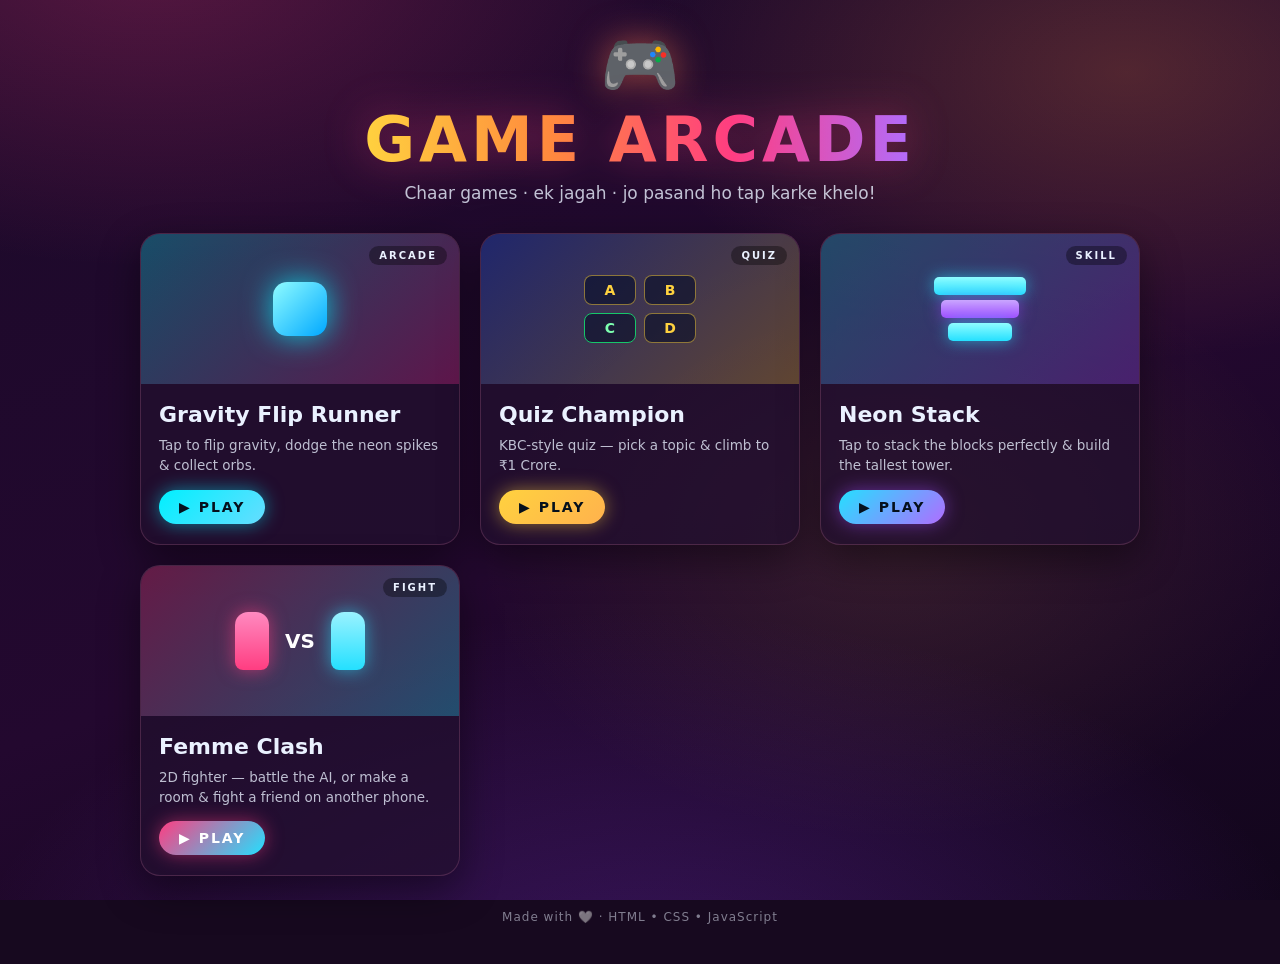
<file: index.html>
<!DOCTYPE html>
<html lang="en">
<head>
  <meta charset="UTF-8" />
  <meta name="viewport" content="width=device-width, initial-scale=1.0, viewport-fit=cover" />
  <title>Game Arcade — Play My Games</title>
  <meta name="description" content="A mini arcade — three browser games in one place. Tap any game to play instantly." />
  <link rel="stylesheet" href="style.css" />
</head>
<body>
  <div class="bg"></div>

  <header class="hero">
    <div class="logo">🎮</div>
    <h1 class="title">GAME <span>ARCADE</span></h1>
    <p class="subtitle">Chaar games · ek jagah · jo pasand ho tap karke khelo!</p>
  </header>

  <main class="grid">

    <!-- Gravity Flip -->
    <a class="card run" href="gravity-flip/index.html">
      <div class="thumb">
        <div class="orb"></div>
        <span class="badge">ARCADE</span>
      </div>
      <div class="body">
        <h2>Gravity Flip Runner</h2>
        <p>Tap to flip gravity, dodge the neon spikes &amp; collect orbs.</p>
        <span class="play">▶ PLAY</span>
      </div>
    </a>

    <!-- Quiz Champion -->
    <a class="card quiz" href="quiz-champion/index.html">
      <div class="thumb">
        <div class="opts"><i>A</i><i>B</i><i>C</i><i>D</i></div>
        <span class="badge">QUIZ</span>
      </div>
      <div class="body">
        <h2>Quiz Champion</h2>
        <p>KBC-style quiz — pick a topic &amp; climb to ₹1 Crore.</p>
        <span class="play">▶ PLAY</span>
      </div>
    </a>

    <!-- Neon Stack -->
    <a class="card stack" href="neon-stack/index.html">
      <div class="thumb">
        <div class="bars"><b></b><b></b><b></b></div>
        <span class="badge">SKILL</span>
      </div>
      <div class="body">
        <h2>Neon Stack</h2>
        <p>Tap to stack the blocks perfectly &amp; build the tallest tower.</p>
        <span class="play">▶ PLAY</span>
      </div>
    </a>

    <!-- Femme Clash -->
    <a class="card fight" href="femme-clash/index.html">
      <div class="thumb">
        <div class="duel"><i class="r"></i><b>VS</b><i class="j"></i></div>
        <span class="badge">FIGHT</span>
      </div>
      <div class="body">
        <h2>Femme Clash</h2>
        <p>2D fighter — battle the AI, or make a room &amp; fight a friend on another phone.</p>
        <span class="play">▶ PLAY</span>
      </div>
    </a>

  </main>

  <footer class="foot">Made with 🤍 · HTML • CSS • JavaScript</footer>
</body>
</html>
</file>
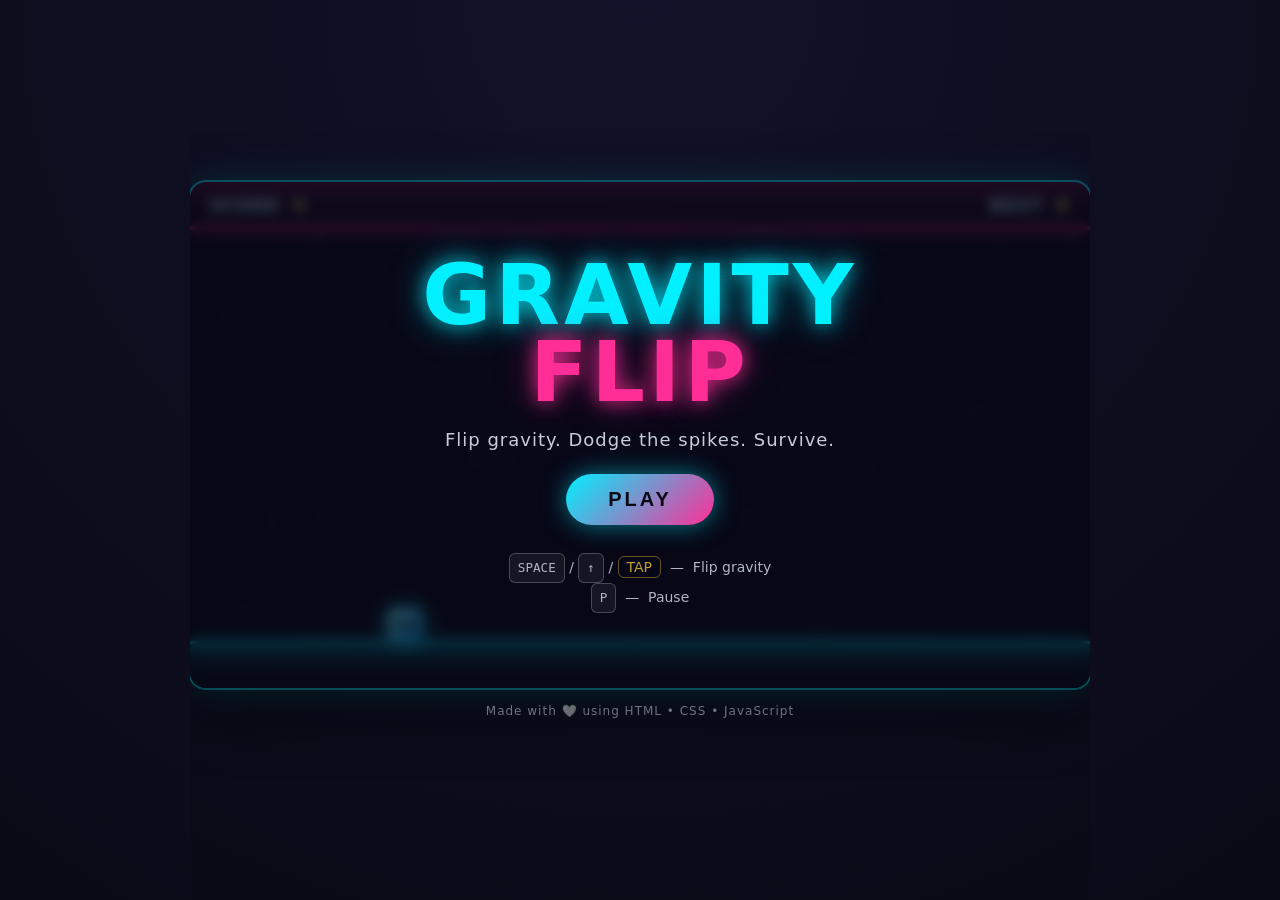
<file: gravity-flip/index.html>
<!DOCTYPE html>
<html lang="en">
<head>
  <meta charset="UTF-8" />
  <meta name="viewport" content="width=device-width, initial-scale=1.0, maximum-scale=1.0, user-scalable=no, viewport-fit=cover" />
  <title>Gravity Flip Runner</title>
  <meta name="description" content="A neon endless runner where you flip gravity to survive. Built with HTML, CSS & JavaScript." />
  <link rel="stylesheet" href="style.css" />
</head>
<body>
  <div id="game-wrapper">
    <canvas id="game"></canvas>

    <!-- Shown only on small screens in portrait -->
    <div id="rotate-hint">↻ Rotate to landscape</div>

    <!-- HUD -->
    <div id="hud">
      <div class="hud-item">SCORE <span id="score">0</span></div>
      <div class="hud-item">BEST <span id="best">0</span></div>
    </div>

    <!-- Start screen -->
    <div id="start-screen" class="overlay">
      <h1 class="title">GRAVITY<br /><span>FLIP</span></h1>
      <p class="tagline">Flip gravity. Dodge the spikes. Survive.</p>
      <button id="start-btn" class="btn">PLAY</button>
      <div class="controls">
        <p><kbd>SPACE</kbd> / <kbd>↑</kbd> / <span class="tap">TAP</span> &nbsp;—&nbsp; Flip gravity</p>
        <p><kbd>P</kbd> &nbsp;—&nbsp; Pause</p>
      </div>
    </div>

    <!-- Game over screen -->
    <div id="over-screen" class="overlay hidden">
      <h2 class="over-title">GAME OVER</h2>
      <div class="final">
        <div class="final-item">SCORE<br /><span id="final-score">0</span></div>
        <div class="final-item">BEST<br /><span id="final-best">0</span></div>
      </div>
      <p id="new-best" class="new-best hidden">★ NEW BEST! ★</p>
      <button id="retry-btn" class="btn">PLAY AGAIN</button>
    </div>

    <!-- Pause screen -->
    <div id="pause-screen" class="overlay hidden">
      <h2 class="over-title">PAUSED</h2>
      <button id="resume-btn" class="btn">RESUME</button>
    </div>
  </div>

  <footer id="credit">Made with 🤍 using HTML • CSS • JavaScript</footer>

  <script src="game.js"></script>
</body>
</html>
</file>
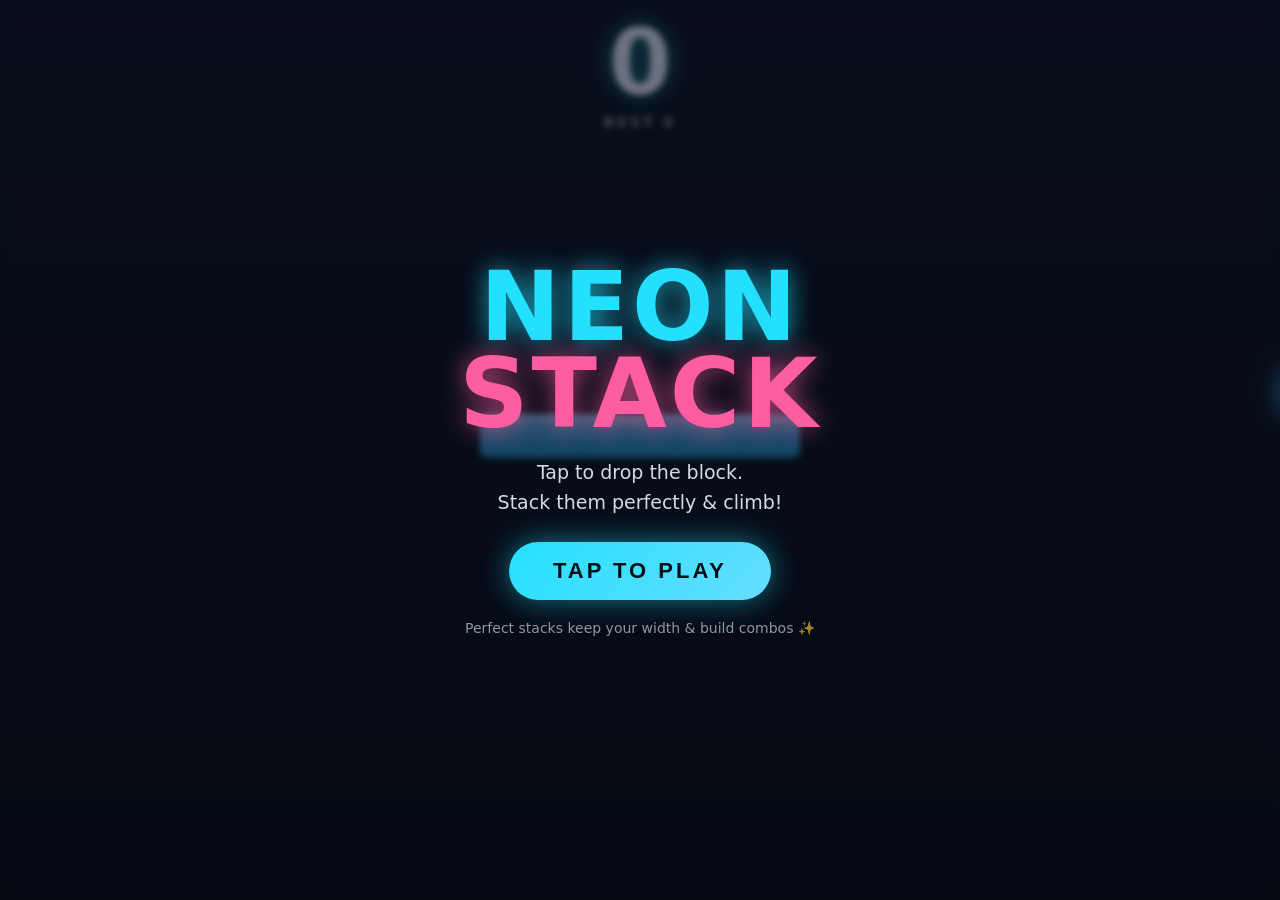
<file: neon-stack/index.html>
<!DOCTYPE html>
<html lang="en">
<head>
  <meta charset="UTF-8" />
  <meta name="viewport" content="width=device-width, initial-scale=1.0, maximum-scale=1.0, user-scalable=no, viewport-fit=cover" />
  <title>Neon Stack — Tower Builder</title>
  <meta name="description" content="A satisfying one-tap neon tower-stacking game. Stack the blocks perfectly and climb as high as you can!" />
  <link rel="stylesheet" href="style.css" />
</head>
<body>
  <div id="wrap">
    <canvas id="game"></canvas>

    <!-- HUD -->
    <div id="hud">
      <div id="score">0</div>
      <div id="best">BEST 0</div>
    </div>

    <!-- combo flash -->
    <div id="combo" class="combo hidden"></div>

    <!-- Start screen -->
    <div id="start" class="overlay">
      <h1 class="title">NEON<span>STACK</span></h1>
      <p class="tag">Tap to drop the block.<br/>Stack them perfectly & climb!</p>
      <button id="play" class="btn">TAP TO PLAY</button>
      <p class="mini">Perfect stacks keep your width &amp; build combos ✨</p>
    </div>

    <!-- Game over -->
    <div id="over" class="overlay hidden">
      <h2 class="over-title">TOWER TOPPLED</h2>
      <div class="scores">
        <div><span class="lbl">HEIGHT</span><span id="final" class="big">0</span></div>
        <div><span class="lbl">BEST</span><span id="final-best" class="big">0</span></div>
      </div>
      <p id="new-best" class="new-best hidden">★ NEW RECORD ★</p>
      <button id="retry" class="btn">PLAY AGAIN</button>
    </div>
  </div>

  <script src="game.js"></script>
</body>
</html>
</file>
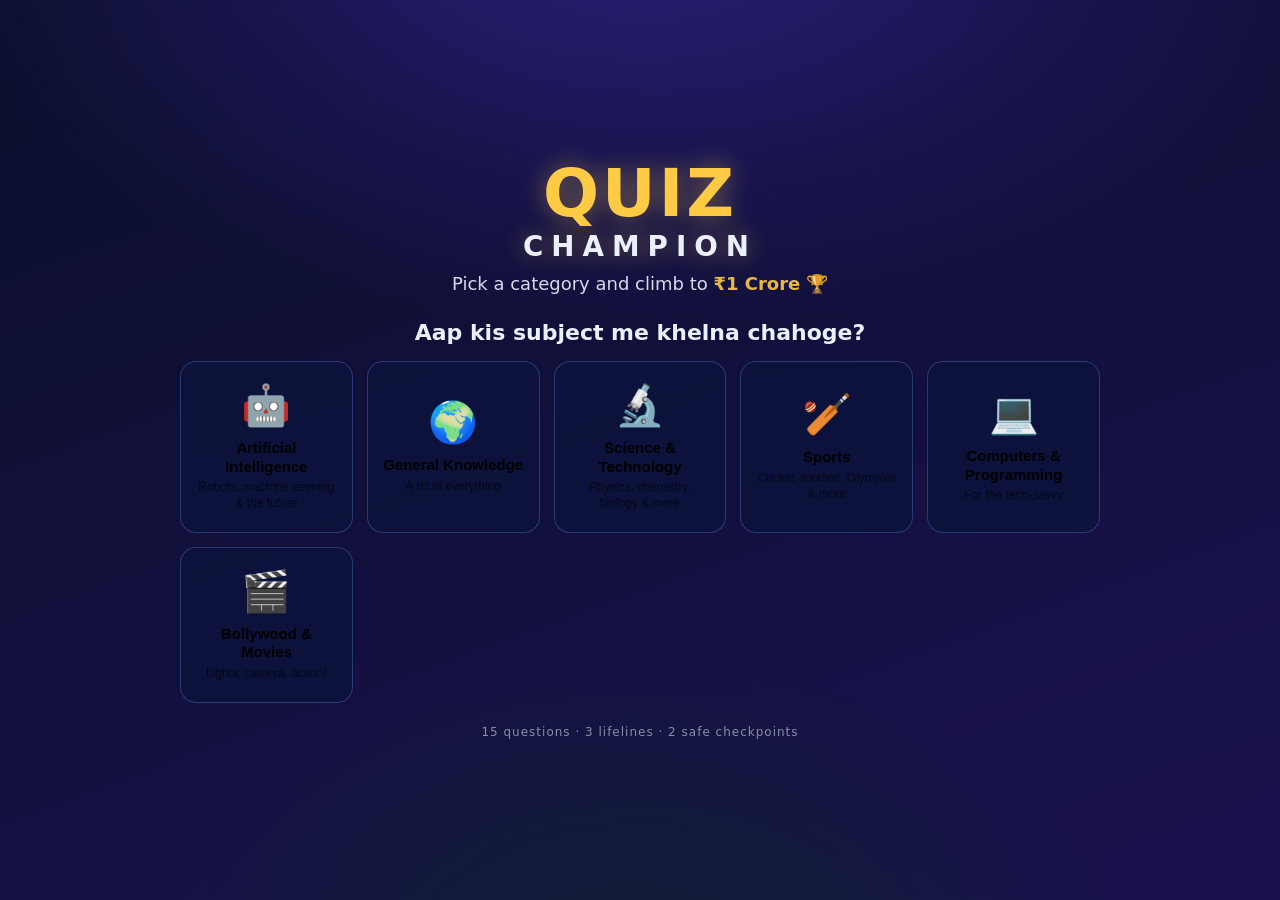
<file: quiz-champion/index.html>
<!DOCTYPE html>
<html lang="en">
<head>
  <meta charset="UTF-8" />
  <meta name="viewport" content="width=device-width, initial-scale=1.0, viewport-fit=cover" />
  <title>Quiz Champion — KBC Style Game</title>
  <meta name="description" content="A KBC-style quiz game. Pick a category (AI, GK, Science & more) and climb the money ladder to ₹1 Crore." />
  <link rel="stylesheet" href="style.css" />
</head>
<body>
  <div id="app">

    <!-- ============ CATEGORY / START SCREEN ============ -->
    <section id="home" class="screen">
      <div class="home-inner">
        <h1 class="brand">QUIZ<span>CHAMPION</span></h1>
        <p class="brand-sub">Pick a category and climb to <b>₹1 Crore</b> 🏆</p>

        <h2 class="choose">Aap kis subject me khelna chahoge?</h2>
        <div id="category-grid" class="category-grid"><!-- filled by JS --></div>

        <p class="hint">15 questions · 3 lifelines · 2 safe checkpoints</p>
      </div>
    </section>

    <!-- ============ GAME SCREEN ============ -->
    <section id="game" class="screen hidden">
      <div class="game-layout">

        <!-- Left: quiz -->
        <div class="quiz-col">
          <div class="topbar">
            <button id="quit-btn" class="pill danger">Quit ✕</button>
            <div class="cat-tag"><span id="cat-icon">🤖</span> <span id="cat-name">AI</span></div>
            <div id="timer" class="timer">30</div>
          </div>

          <div class="lifelines">
            <button class="lifeline" id="ll-5050"><b>50:50</b></button>
            <button class="lifeline" id="ll-poll">📊<span>Audience</span></button>
            <button class="lifeline" id="ll-phone">📞<span>Phone</span></button>
          </div>

          <div class="prize-strip">
            Question <span id="q-index">1</span>/15 &nbsp;·&nbsp; Playing for <span id="q-amount">₹1,000</span>
          </div>

          <div class="question-box">
            <p id="question-text">Question loads here…</p>
          </div>

          <div id="options" class="options">
            <button class="option" data-i="0"><span class="opt-letter">A</span><span class="opt-text"></span></button>
            <button class="option" data-i="1"><span class="opt-letter">B</span><span class="opt-text"></span></button>
            <button class="option" data-i="2"><span class="opt-letter">C</span><span class="opt-text"></span></button>
            <button class="option" data-i="3"><span class="opt-letter">D</span><span class="opt-text"></span></button>
          </div>
        </div>

        <!-- Right: money ladder -->
        <aside class="ladder-col">
          <ol id="ladder" class="ladder"><!-- filled by JS --></ol>
        </aside>
      </div>

      <!-- Popups -->
      <div id="poll-popup" class="popup hidden">
        <div class="popup-card">
          <h3>📊 Audience Poll</h3>
          <div id="poll-bars" class="poll-bars"></div>
          <button class="pill" data-close>Close</button>
        </div>
      </div>

      <div id="phone-popup" class="popup hidden">
        <div class="popup-card">
          <h3>📞 Phone a Friend</h3>
          <p id="phone-text" class="phone-text"></p>
          <button class="pill" data-close>Close</button>
        </div>
      </div>
    </section>

    <!-- ============ RESULT SCREEN ============ -->
    <section id="result" class="screen hidden">
      <div class="result-inner">
        <h2 id="result-title">🎉 Congratulations!</h2>
        <p id="result-sub">You walked away with</p>
        <div id="result-amount" class="result-amount">₹0</div>
        <p id="result-detail" class="result-detail"></p>
        <div class="result-btns">
          <button id="again-btn" class="pill big">Play Again</button>
          <button id="home-btn" class="pill big ghost">Change Category</button>
        </div>
      </div>
    </section>

  </div>

  <script src="questions.js"></script>
  <script src="game.js"></script>
</body>
</html>
</file>
<file: style.css>
/* ===== Game Arcade — hub page ===== */
:root {
  --text: #eaf1ff;
  --run1: #00f0ff;  --run2: #ff2e97;     /* Gravity Flip */
  --quiz1: #ffd23f; --quiz2: #1e63ff;    /* Quiz Champion */
  --stk1: #24e0ff;  --stk2: #a24bff;     /* Neon Stack */
}
* { margin: 0; padding: 0; box-sizing: border-box; -webkit-tap-highlight-color: transparent; }

html, body { min-height: 100%; }
body {
  font-family: "Segoe UI", "Trebuchet MS", system-ui, sans-serif;
  color: var(--text);
  background: #17091f;
  min-height: 100dvh;
  padding: 28px 18px 40px;
  display: flex;
  flex-direction: column;
  align-items: center;
  overflow-x: hidden;
}

/* animated background — warm "sunset glow" */
.bg {
  position: fixed; inset: 0; z-index: -1;
  background:
    radial-gradient(900px 520px at 12% -5%, rgba(255,61,129,.26), transparent 60%),
    radial-gradient(820px 480px at 88% 8%, rgba(255,140,60,.22), transparent 60%),
    radial-gradient(1100px 640px at 50% 112%, rgba(150,60,255,.26), transparent 62%),
    radial-gradient(700px 500px at 70% 60%, rgba(255,210,63,.10), transparent 60%),
    linear-gradient(160deg, #1c0a2a, #23082f 55%, #12061c);
  animation: drift 16s ease-in-out infinite alternate;
}
@keyframes drift { to { filter: hue-rotate(-22deg) saturate(1.1); } }

/* hero */
.hero { text-align: center; margin-bottom: 30px; }
.logo { font-size: clamp(40px, 11vw, 64px); filter: drop-shadow(0 0 18px rgba(255,120,80,.6)); animation: bob 2.6s ease-in-out infinite; }
@keyframes bob { 50% { transform: translateY(-8px); } }
.title {
  font-size: clamp(34px, 9vw, 62px); font-weight: 900; letter-spacing: 4px; line-height: 1;
  margin-top: 6px;
  background: linear-gradient(90deg, #ffd23f, #ff8a3d, #ff3d81, #b06dff);
  -webkit-background-clip: text; background-clip: text; color: transparent;
  filter: drop-shadow(0 0 22px rgba(255,61,129,.45));
}
.title span { color: transparent; }
.subtitle { margin-top: 12px; font-size: clamp(13px, 3vw, 17px); opacity: .8; }

/* grid */
.grid {
  width: min(1000px, 100%);
  display: grid;
  grid-template-columns: repeat(auto-fit, minmax(260px, 1fr));
  gap: 20px;
}

/* card */
.card {
  display: flex; flex-direction: column;
  border-radius: 20px; overflow: hidden; text-decoration: none; color: var(--text);
  background: rgba(34, 16, 46, 0.72);
  border: 1px solid rgba(255,150,190,.18);
  box-shadow: 0 14px 40px rgba(0,0,0,.45);
  transition: transform .18s ease, box-shadow .18s ease, border-color .18s ease;
}
.card:hover, .card:active {
  transform: translateY(-6px);
  border-color: rgba(255,255,255,.4);
}

/* thumbnail (themed) */
.thumb {
  position: relative; height: 150px;
  display: grid; place-items: center;
  overflow: hidden;
}
.badge {
  position: absolute; top: 12px; right: 12px;
  font-size: 10px; font-weight: 800; letter-spacing: 2px;
  padding: 4px 10px; border-radius: 999px;
  background: rgba(0,0,0,.35); backdrop-filter: blur(4px);
}

/* --- Gravity Flip thumb --- */
.run .thumb { background: linear-gradient(135deg, rgba(0,240,255,.28), rgba(255,46,151,.28)); }
.run:hover { box-shadow: 0 18px 46px rgba(0,0,0,.5), 0 0 30px rgba(0,240,255,.3); }
.orb {
  width: 54px; height: 54px; border-radius: 14px;
  background: linear-gradient(135deg, #8ffcff, #00a8ff);
  box-shadow: 0 0 30px rgba(0,240,255,.8);
  animation: hop 1.4s ease-in-out infinite;
}
@keyframes hop { 0%,100%{ transform: translateY(0);} 50%{ transform: translateY(-22px) rotate(8deg);} }

/* --- Quiz thumb --- */
.quiz .thumb { background: linear-gradient(135deg, rgba(30,99,255,.30), rgba(255,210,63,.28)); }
.quiz:hover { box-shadow: 0 18px 46px rgba(0,0,0,.5), 0 0 30px rgba(255,210,63,.3); }
.opts { display: grid; grid-template-columns: 1fr 1fr; gap: 8px; }
.opts i {
  width: 52px; height: 30px; border-radius: 8px; font-style: normal;
  display: grid; place-items: center; font-weight: 900; font-size: 14px;
  background: rgba(8,14,40,.6); border: 1px solid rgba(255,210,63,.5); color: var(--quiz1);
}
.opts i:nth-child(3) { border-color: #16c76a; color: #7dffb0; }  /* the "correct" one glows green */

/* --- Neon Stack thumb --- */
.stack .thumb { background: linear-gradient(135deg, rgba(36,224,255,.28), rgba(162,75,255,.30)); }
.stack:hover { box-shadow: 0 18px 46px rgba(0,0,0,.5), 0 0 30px rgba(162,75,255,.35); }
.bars { display: flex; flex-direction: column; align-items: center; gap: 5px; }
.bars b {
  height: 18px; border-radius: 5px;
  background: linear-gradient(180deg, #8ffcff, #24e0ff);
  box-shadow: 0 0 16px rgba(36,224,255,.6);
  animation: slide 2s ease-in-out infinite;
}
.bars b:nth-child(1) { width: 92px; }
.bars b:nth-child(2) { width: 78px; background: linear-gradient(180deg,#c9a6ff,#a24bff); box-shadow:0 0 16px rgba(162,75,255,.6); animation-delay:.2s; }
.bars b:nth-child(3) { width: 64px; animation-delay:.4s; }
@keyframes slide { 0%,100%{ transform: translateX(0);} 50%{ transform: translateX(10px);} }

/* --- Femme Clash thumb --- */
.fight .thumb { background: linear-gradient(135deg, rgba(255,61,129,.30), rgba(36,224,255,.30)); }
.fight:hover { box-shadow: 0 18px 46px rgba(0,0,0,.5), 0 0 30px rgba(255,61,129,.32); }
.duel { display: flex; align-items: center; gap: 16px; }
.duel i { width: 34px; height: 58px; border-radius: 13px 13px 8px 8px; display: block; }
.duel i.r { background: linear-gradient(180deg,#ff8ac0,#ff3d81); box-shadow: 0 0 18px rgba(255,61,129,.6); animation: jab 1.4s ease-in-out infinite; }
.duel i.j { background: linear-gradient(180deg,#9af2ff,#24e0ff); box-shadow: 0 0 18px rgba(36,224,255,.6); animation: jab 1.4s ease-in-out infinite .7s; }
.duel b { font-size: 20px; font-weight: 900; color: #fff; text-shadow: 0 0 12px var(--gold); }
@keyframes jab { 50% { transform: translateY(-6px) scale(1.05); } }

/* card body */
.body { padding: 18px 18px 20px; display: flex; flex-direction: column; gap: 8px; flex: 1; }
.body h2 { font-size: clamp(18px, 4vw, 22px); font-weight: 800; }
.body p { font-size: 13.5px; line-height: 1.5; opacity: .78; flex: 1; }
.play {
  margin-top: 6px; align-self: flex-start;
  font-weight: 800; letter-spacing: 2px; font-size: 14px;
  padding: 9px 20px; border-radius: 999px;
  color: #05101c;
}
.run .play  { background: linear-gradient(135deg, var(--run1), #6df); box-shadow: 0 0 18px rgba(0,240,255,.5); }
.quiz .play { background: linear-gradient(135deg, var(--quiz1), #ffb24d); box-shadow: 0 0 18px rgba(255,210,63,.5); }
.stack .play{ background: linear-gradient(135deg, var(--stk1), #b06dff); box-shadow: 0 0 18px rgba(162,75,255,.5); }
.fight .play{ background: linear-gradient(135deg, #ff3d81, #24e0ff); color: #fff; box-shadow: 0 0 18px rgba(255,61,129,.5); }
.card:hover .play { filter: brightness(1.1); }

.foot { margin-top: 34px; font-size: 12px; opacity: .5; letter-spacing: 1px; text-align: center; }
</file>
<file: gravity-flip/style.css>
/* ===== Gravity Flip Runner — styles ===== */

:root {
  --bg: #0a0a16;
  --bg2: #12122a;
  --neon: #00f0ff;
  --neon2: #ff2e97;
  --accent: #ffd23f;
  --text: #e8f0ff;
}

* {
  margin: 0;
  padding: 0;
  box-sizing: border-box;
  -webkit-tap-highlight-color: transparent;
}

html, body {
  height: 100%;
  background: radial-gradient(circle at 50% 0%, var(--bg2), var(--bg));
  color: var(--text);
  font-family: "Segoe UI", "Trebuchet MS", system-ui, sans-serif;
  overflow: hidden;
  display: flex;
  flex-direction: column;
  align-items: center;
  justify-content: center;
  user-select: none;
}

#game-wrapper {
  position: relative;
  width: min(96vw, 900px);
  aspect-ratio: 16 / 9;
  border-radius: 16px;
  overflow: hidden;
  box-shadow: 0 0 0 2px rgba(0, 240, 255, 0.25),
              0 0 40px rgba(0, 240, 255, 0.15),
              0 20px 60px rgba(0, 0, 0, 0.6);
}

canvas {
  display: block;
  width: 100%;
  height: 100%;
  background: transparent;
  touch-action: none;
}

/* ===== HUD ===== */
#hud {
  position: absolute;
  top: 14px;
  left: 0;
  right: 0;
  display: flex;
  justify-content: space-between;
  padding: 0 20px;
  font-weight: 700;
  letter-spacing: 2px;
  font-size: clamp(11px, 2.2vw, 16px);
  pointer-events: none;
  text-shadow: 0 0 10px rgba(0, 240, 255, 0.6);
}
.hud-item span {
  color: var(--accent);
  margin-left: 6px;
}

/* ===== Overlays ===== */
.overlay {
  position: absolute;
  inset: 0;
  display: flex;
  flex-direction: column;
  align-items: center;
  justify-content: center;
  gap: 18px;
  text-align: center;
  padding: 20px;
  background: rgba(6, 6, 20, 0.72);
  backdrop-filter: blur(6px);
  z-index: 5;
  animation: fade 0.35s ease;
}
.hidden { display: none !important; }

@keyframes fade {
  from { opacity: 0; }
  to { opacity: 1; }
}

.title {
  font-size: clamp(38px, 10vw, 84px);
  line-height: 0.92;
  font-weight: 900;
  letter-spacing: 4px;
  color: var(--neon);
  text-shadow: 0 0 20px rgba(0, 240, 255, 0.8), 0 0 42px rgba(0, 240, 255, 0.4);
}
.title span {
  color: var(--neon2);
  text-shadow: 0 0 20px rgba(255, 46, 151, 0.9), 0 0 42px rgba(255, 46, 151, 0.4);
}

.tagline {
  font-size: clamp(13px, 2.6vw, 18px);
  opacity: 0.85;
  letter-spacing: 1px;
}

.over-title {
  font-size: clamp(30px, 7vw, 56px);
  font-weight: 900;
  letter-spacing: 3px;
  color: var(--neon2);
  text-shadow: 0 0 20px rgba(255, 46, 151, 0.8);
}

.final {
  display: flex;
  gap: 40px;
}
.final-item {
  font-size: clamp(11px, 2.4vw, 15px);
  letter-spacing: 2px;
  opacity: 0.8;
}
.final-item span {
  display: block;
  margin-top: 6px;
  font-size: clamp(28px, 7vw, 46px);
  font-weight: 900;
  color: var(--accent);
  opacity: 1;
  text-shadow: 0 0 16px rgba(255, 210, 63, 0.6);
}

.new-best {
  color: var(--accent);
  font-weight: 800;
  letter-spacing: 3px;
  animation: pulse 0.8s ease infinite alternate;
}
@keyframes pulse {
  from { transform: scale(1); opacity: 0.7; }
  to { transform: scale(1.12); opacity: 1; }
}

/* ===== Button ===== */
.btn {
  margin-top: 6px;
  padding: 14px 42px;
  font-size: clamp(15px, 3vw, 20px);
  font-weight: 800;
  letter-spacing: 3px;
  color: var(--bg);
  background: linear-gradient(135deg, var(--neon), var(--neon2));
  border: none;
  border-radius: 999px;
  cursor: pointer;
  box-shadow: 0 0 24px rgba(0, 240, 255, 0.5);
  transition: transform 0.12s ease, box-shadow 0.12s ease;
}
.btn:hover { transform: translateY(-2px) scale(1.04); box-shadow: 0 0 34px rgba(255, 46, 151, 0.6); }
.btn:active { transform: scale(0.97); }

/* ===== Controls hint ===== */
.controls {
  margin-top: 10px;
  font-size: clamp(11px, 2.2vw, 14px);
  opacity: 0.75;
  line-height: 1.9;
}
kbd {
  display: inline-block;
  padding: 2px 8px;
  border-radius: 6px;
  border: 1px solid rgba(255, 255, 255, 0.3);
  background: rgba(255, 255, 255, 0.08);
  font-family: monospace;
  font-size: 0.9em;
}
.tap {
  padding: 2px 8px;
  border-radius: 6px;
  border: 1px solid rgba(255, 210, 63, 0.5);
  color: var(--accent);
}

#credit {
  margin-top: 16px;
  font-size: 12px;
  opacity: 0.45;
  letter-spacing: 1px;
}

/* Rotate hint — hidden by default, shown on small portrait screens */
#rotate-hint {
  position: absolute;
  top: calc(env(safe-area-inset-top, 0px) + 48px);   /* sits below the HUD row */
  left: 50%;
  transform: translateX(-50%);
  z-index: 6;
  display: none;
  padding: 6px 14px;
  border-radius: 999px;
  background: rgba(255, 210, 63, 0.14);
  border: 1px solid rgba(255, 210, 63, 0.5);
  color: var(--accent);
  font-size: 12px;
  letter-spacing: 0.5px;
  max-width: calc(100vw - 24px);
  text-align: center;
  pointer-events: none;          /* never block taps on the game */
  animation: pulse 1.4s ease infinite alternate;
}

/* ===================================================================
   MOBILE / SMALL SCREENS — fill the whole viewport instead of a card.
   Covers narrow screens, short landscape phones, and touch devices.
   =================================================================== */
@media (max-width: 820px), (max-height: 520px), (pointer: coarse) {
  body {
    padding: 0;
  }

  #game-wrapper {
    width: 100vw;
    height: 100vh;            /* fallback */
    height: 100dvh;           /* dynamic viewport — accounts for mobile UI */
    max-width: none;
    aspect-ratio: auto;
    border-radius: 0;
    box-shadow: none;
  }

  #hud {
    top: max(12px, env(safe-area-inset-top));
    padding-left: max(18px, env(safe-area-inset-left));
    padding-right: max(18px, env(safe-area-inset-right));
  }

  #credit {
    display: none;           /* save space on phones */
  }
}

/* Show the rotate hint only when a small screen is held in portrait */
@media (max-width: 820px) and (orientation: portrait) {
  #rotate-hint {
    display: block;
  }
}

/* Short screens (landscape phones) — shrink the menu so nothing clips */
@media (max-height: 520px) {
  .overlay { gap: 10px; padding: 12px; }
  .title { font-size: clamp(26px, 13vh, 56px); letter-spacing: 2px; }
  .tagline { font-size: 14px; }
  .over-title { font-size: clamp(24px, 11vh, 44px); }
  .final { gap: 28px; }
  .btn { padding: 10px 32px; }
  .controls { margin-top: 4px; line-height: 1.6; }
}
</file>
<file: neon-stack/style.css>
/* ===== Neon Stack ===== */
:root {
  --text: #eaf2ff;
  --accent: #24e0ff;
  --accent2: #ff5da2;
}
* { margin: 0; padding: 0; box-sizing: border-box; -webkit-tap-highlight-color: transparent; }

html, body {
  height: 100%;
  background: #060814;
  color: var(--text);
  font-family: "Segoe UI", "Trebuchet MS", system-ui, sans-serif;
  overflow: hidden;
  user-select: none;
}

#wrap {
  position: relative;
  width: 100vw;
  height: 100vh;
  height: 100dvh;
  overflow: hidden;
}
canvas { display: block; width: 100%; height: 100%; touch-action: none; }

/* HUD */
#hud {
  position: absolute;
  top: max(18px, env(safe-area-inset-top));
  left: 0; right: 0;
  text-align: center;
  pointer-events: none;
}
#score {
  font-size: clamp(46px, 14vw, 90px);
  font-weight: 900;
  line-height: 1;
  text-shadow: 0 0 24px rgba(36, 224, 255, 0.6);
}
#best {
  margin-top: 6px;
  font-size: clamp(11px, 3vw, 14px);
  letter-spacing: 3px;
  opacity: 0.6;
  font-weight: 700;
}

/* Combo flash */
.combo {
  position: absolute;
  top: 30%; left: 50%;
  transform: translate(-50%, -50%);
  font-size: clamp(22px, 7vw, 40px);
  font-weight: 900;
  letter-spacing: 2px;
  color: #fff;
  text-shadow: 0 0 20px currentColor;
  pointer-events: none;
  animation: comboPop .6s ease forwards;
}
@keyframes comboPop {
  0% { opacity: 0; transform: translate(-50%, -30%) scale(.6); }
  30% { opacity: 1; transform: translate(-50%, -50%) scale(1.1); }
  100% { opacity: 0; transform: translate(-50%, -80%) scale(1); }
}

/* Overlays */
.overlay {
  position: absolute; inset: 0; z-index: 5;
  display: flex; flex-direction: column;
  align-items: center; justify-content: center;
  gap: 20px; text-align: center; padding: 24px;
  background: rgba(6, 8, 20, 0.55);
  backdrop-filter: blur(3px);
}
.hidden { display: none !important; }

.title {
  font-size: clamp(44px, 13vw, 96px);
  font-weight: 900; line-height: .9; letter-spacing: 3px;
  color: var(--accent);
  text-shadow: 0 0 26px rgba(36, 224, 255, 0.7);
}
.title span { display: block; color: #ff5da2; text-shadow: 0 0 26px rgba(255, 93, 162, 0.7); }
.tag { font-size: clamp(14px, 3.4vw, 19px); line-height: 1.6; opacity: .9; }
.mini { font-size: clamp(11px, 2.6vw, 14px); opacity: .6; }

.over-title {
  font-size: clamp(28px, 8vw, 52px); font-weight: 900; letter-spacing: 2px;
  color: #ff5da2; text-shadow: 0 0 22px rgba(255, 93, 162, 0.6);
}
.scores { display: flex; gap: 44px; }
.scores .lbl { display: block; font-size: 12px; letter-spacing: 2px; opacity: .6; margin-bottom: 6px; }
.scores .big { font-size: clamp(38px, 11vw, 64px); font-weight: 900; color: var(--accent); text-shadow: 0 0 20px rgba(36,224,255,.5); }
.new-best { color: #ffd23f; font-weight: 800; letter-spacing: 3px; animation: pulse .8s ease infinite alternate; }
@keyframes pulse { from { opacity:.6; transform: scale(1);} to { opacity:1; transform: scale(1.1);} }

.btn {
  margin-top: 4px;
  padding: 16px 44px;
  font-size: clamp(16px, 4vw, 22px); font-weight: 800; letter-spacing: 3px;
  color: #041018;
  background: linear-gradient(135deg, var(--accent), #6df);
  border: none; border-radius: 999px; cursor: pointer;
  box-shadow: 0 0 30px rgba(36, 224, 255, 0.5);
  transition: transform .12s ease;
  animation: bob 1.6s ease-in-out infinite;
}
.btn:active { transform: scale(.95); }
@keyframes bob { 50% { transform: translateY(-6px); } }
</file>
<file: quiz-champion/style.css>
/* ===== Quiz Champion — KBC style ===== */
:root {
  --bg1: #0a0e2a;
  --bg2: #1a1250;
  --panel: rgba(12, 20, 60, 0.72);
  --panel-line: rgba(120, 160, 255, 0.28);
  --gold: #ffcb45;
  --gold2: #ff9e2c;
  --blue: #1e63ff;
  --text: #eaf0ff;
  --green: #16c76a;
  --red: #ff3b5c;
  --orange: #ff9f1c;
}

* { margin: 0; padding: 0; box-sizing: border-box; -webkit-tap-highlight-color: transparent; }

html, body {
  min-height: 100%;
  font-family: "Segoe UI", "Trebuchet MS", system-ui, sans-serif;
  color: var(--text);
  background:
    radial-gradient(1200px 700px at 50% -10%, #2a1f7a 0%, transparent 60%),
    radial-gradient(900px 600px at 50% 110%, #123 0%, transparent 55%),
    linear-gradient(160deg, var(--bg1), var(--bg2));
  background-attachment: fixed;
  user-select: none;
}

#app { min-height: 100dvh; display: flex; flex-direction: column; }
.screen { flex: 1; display: flex; align-items: center; justify-content: center; padding: 18px; }
.hidden { display: none !important; }

/* ---------- HOME / CATEGORY ---------- */
.home-inner { width: min(920px, 100%); text-align: center; }
.brand {
  font-size: clamp(34px, 8vw, 66px);
  font-weight: 900; letter-spacing: 3px; line-height: 1;
  color: var(--gold);
  text-shadow: 0 0 24px rgba(255, 203, 69, 0.45);
}
.brand span { display: block; color: var(--text); font-size: 0.42em; letter-spacing: 8px; margin-top: 6px; }
.brand-sub { margin-top: 12px; opacity: 0.9; font-size: clamp(13px, 3vw, 18px); }
.brand-sub b { color: var(--gold); }
.choose { margin: 26px 0 16px; font-weight: 700; font-size: clamp(15px, 3.4vw, 22px); }

.category-grid {
  display: grid;
  grid-template-columns: repeat(auto-fit, minmax(150px, 1fr));
  gap: 14px;
}
.cat-card {
  background: var(--panel);
  border: 1px solid var(--panel-line);
  border-radius: 16px;
  padding: 20px 14px;
  cursor: pointer;
  transition: transform .15s ease, border-color .15s ease, box-shadow .15s ease;
  text-align: center;
}
.cat-card:hover {
  transform: translateY(-4px);
  border-color: var(--gold);
  box-shadow: 0 12px 30px rgba(0,0,0,.4), 0 0 24px rgba(255,203,69,.18);
}
.cat-card .ic { font-size: 40px; display: block; }
.cat-card .nm { display: block; margin-top: 10px; font-weight: 800; font-size: 15px; line-height: 1.25; }
.cat-card .bl { display: block; margin-top: 4px; font-size: 12px; opacity: .6; line-height: 1.3; }
.hint { margin-top: 22px; font-size: 12px; opacity: .55; letter-spacing: 1px; }

/* ---------- GAME LAYOUT ---------- */
.game-layout {
  width: min(1050px, 100%);
  display: grid;
  grid-template-columns: minmax(0, 1fr) 260px;
  gap: 20px;
  align-items: start;
}
.quiz-col, .ladder-col { min-width: 0; }   /* allow tracks to shrink below content */
.quiz-col { display: flex; flex-direction: column; gap: 14px; }

.topbar { display: flex; align-items: center; justify-content: space-between; gap: 10px; }
.cat-tag {
  font-weight: 800; letter-spacing: 1px;
  background: var(--panel); border: 1px solid var(--panel-line);
  padding: 8px 16px; border-radius: 999px; font-size: 14px;
}
.timer {
  width: 52px; height: 52px; border-radius: 50%;
  display: grid; place-items: center;
  font-weight: 900; font-size: 20px;
  color: var(--gold);
  border: 3px solid var(--gold);
  box-shadow: 0 0 18px rgba(255,203,69,.4) inset, 0 0 12px rgba(255,203,69,.3);
}
.timer.warn { color: var(--red); border-color: var(--red); box-shadow: 0 0 18px rgba(255,59,92,.5) inset; animation: tick .5s steps(2) infinite; }
@keyframes tick { 50% { transform: scale(1.08); } }

.lifelines { display: flex; gap: 10px; }
.lifeline {
  flex: 1; padding: 10px; border-radius: 12px;
  background: var(--panel); border: 1px solid var(--panel-line);
  color: var(--text); font-weight: 800; cursor: pointer;
  display: flex; align-items: center; justify-content: center; gap: 6px;
  font-size: 15px; transition: transform .12s, border-color .12s;
}
.lifeline span { font-size: 12px; opacity: .8; }
.lifeline:hover:not(:disabled) { border-color: var(--gold); transform: translateY(-2px); }
.lifeline.used, .lifeline:disabled { opacity: .35; cursor: not-allowed; text-decoration: line-through; }

.prize-strip {
  text-align: center; font-size: 13px; letter-spacing: .5px; opacity: .85;
}
.prize-strip span { color: var(--gold); font-weight: 800; }

/* Question */
.question-box {
  background: linear-gradient(180deg, rgba(30,45,110,.85), rgba(14,22,60,.9));
  border: 1px solid var(--panel-line);
  border-radius: 16px;
  padding: 22px 20px;
  min-height: 92px;
  display: grid; place-items: center;
  position: relative;
}
.question-box::before, .question-box::after {
  content: ""; position: absolute; top: 50%; width: 14px; height: 14px;
  background: var(--gold); transform: translateY(-50%) rotate(45deg);
  box-shadow: 0 0 10px rgba(255,203,69,.6);
}
.question-box::before { left: -7px; }
.question-box::after { right: -7px; }
#question-text { font-size: clamp(15px, 2.4vw, 20px); font-weight: 600; text-align: center; line-height: 1.5; }

/* Options */
.options { display: grid; grid-template-columns: 1fr 1fr; gap: 12px; }
.option {
  display: flex; align-items: center; gap: 12px;
  padding: 14px 16px; border-radius: 999px;
  background: linear-gradient(180deg, rgba(20,34,90,.9), rgba(10,18,52,.95));
  border: 2px solid var(--panel-line);
  color: var(--text); cursor: pointer; text-align: left;
  font-size: clamp(13px, 2vw, 17px);
  transition: transform .1s, border-color .12s, background .2s;
}
.option:hover:not(:disabled) { border-color: var(--gold); transform: translateY(-2px); }
.opt-letter { color: var(--gold); font-weight: 900; min-width: 20px; }
.opt-text { font-weight: 600; }
.option:disabled { cursor: not-allowed; }
.option.hide { visibility: hidden; }               /* removed by 50:50 */
.option.locked { border-color: var(--orange); background: linear-gradient(180deg, #b7791f, #8a5a12); }
.option.correct { border-color: var(--green); background: linear-gradient(180deg, #1a9d5a, #0f7a43); animation: pop .3s ease; }
.option.wrong  { border-color: var(--red); background: linear-gradient(180deg, #c62842, #93172c); }
@keyframes pop { 0%{transform:scale(1)} 50%{transform:scale(1.04)} 100%{transform:scale(1)} }

/* ---------- LADDER ---------- */
.ladder-col {
  background: var(--panel); border: 1px solid var(--panel-line);
  border-radius: 16px; padding: 10px;
}
.ladder { list-style: none; display: flex; flex-direction: column-reverse; gap: 2px; }
.ladder li {
  display: flex; justify-content: space-between; gap: 8px;
  padding: 7px 12px; border-radius: 8px; font-size: 13px; font-weight: 700;
  color: #cdd8ff;
}
.ladder li .lvl { opacity: .6; }
.ladder li.safe { color: #fff; }
.ladder li.safe .amt { color: #9ffcc0; }
.ladder li.current { background: linear-gradient(90deg, var(--gold2), var(--gold)); color: #241a00; box-shadow: 0 0 16px rgba(255,203,69,.4); }
.ladder li.current .lvl, .ladder li.current .amt { color: #241a00; }
.ladder li.done { color: #6f7bb0; }
.ladder li .amt { color: var(--gold); }

/* ---------- POPUPS ---------- */
.popup { position: fixed; inset: 0; background: rgba(4,6,20,.7); backdrop-filter: blur(4px); display: grid; place-items: center; z-index: 20; padding: 20px; }
.popup-card {
  width: min(420px, 100%); background: linear-gradient(180deg, #182353, #0d1440);
  border: 1px solid var(--gold); border-radius: 18px; padding: 22px; text-align: center;
  box-shadow: 0 20px 60px rgba(0,0,0,.6);
}
.popup-card h3 { color: var(--gold); margin-bottom: 16px; }
.poll-bars { display: flex; align-items: flex-end; justify-content: center; gap: 14px; height: 160px; margin-bottom: 18px; }
.poll-bar { width: 46px; display: flex; flex-direction: column; align-items: center; justify-content: flex-end; height: 100%; }
.poll-bar .bar { width: 100%; background: linear-gradient(180deg, var(--gold), var(--gold2)); border-radius: 6px 6px 0 0; transition: height .6s ease; }
.poll-bar .pct { font-weight: 800; font-size: 13px; margin-bottom: 4px; }
.poll-bar .lab { margin-top: 6px; font-weight: 900; color: var(--gold); }
.phone-text { font-size: 16px; line-height: 1.6; margin-bottom: 18px; }
.phone-text b { color: var(--gold); }

/* ---------- BUTTONS ---------- */
.pill {
  padding: 9px 18px; border-radius: 999px; border: none; cursor: pointer;
  font-weight: 800; letter-spacing: .5px;
  background: linear-gradient(135deg, var(--gold), var(--gold2)); color: #241a00;
  transition: transform .12s;
}
.pill:hover { transform: translateY(-2px) scale(1.03); }
.pill.danger { background: linear-gradient(135deg, #ff5b74, #d61f3d); color: #fff; }
.pill.ghost { background: transparent; border: 2px solid var(--panel-line); color: var(--text); }
.pill.big { padding: 14px 30px; font-size: 16px; }

/* ---------- RESULT ---------- */
.result-inner { text-align: center; width: min(560px, 100%); }
#result-title { font-size: clamp(26px, 6vw, 44px); color: var(--gold); font-weight: 900; }
#result-sub { margin-top: 10px; opacity: .8; }
.result-amount {
  margin: 10px 0; font-size: clamp(40px, 12vw, 80px); font-weight: 900; color: var(--gold);
  text-shadow: 0 0 30px rgba(255,203,69,.5);
}
.result-detail { opacity: .8; margin-bottom: 24px; }
.result-btns { display: flex; gap: 12px; justify-content: center; flex-wrap: wrap; }

/* ---------- MOBILE ---------- */
@media (max-width: 780px) {
  .game-layout { grid-template-columns: minmax(0, 1fr); }
  .ladder-col { order: -1; padding: 6px; }
  .ladder { flex-direction: row; overflow-x: auto; }
  .ladder li { flex-direction: column; align-items: center; min-width: 74px; gap: 2px; padding: 6px 6px; font-size: 11px; }
  .ladder li .lvl { display: none; }
  .options { grid-template-columns: 1fr; }
  .lifeline { flex-direction: column; gap: 2px; font-size: 13px; }
}
</file>
